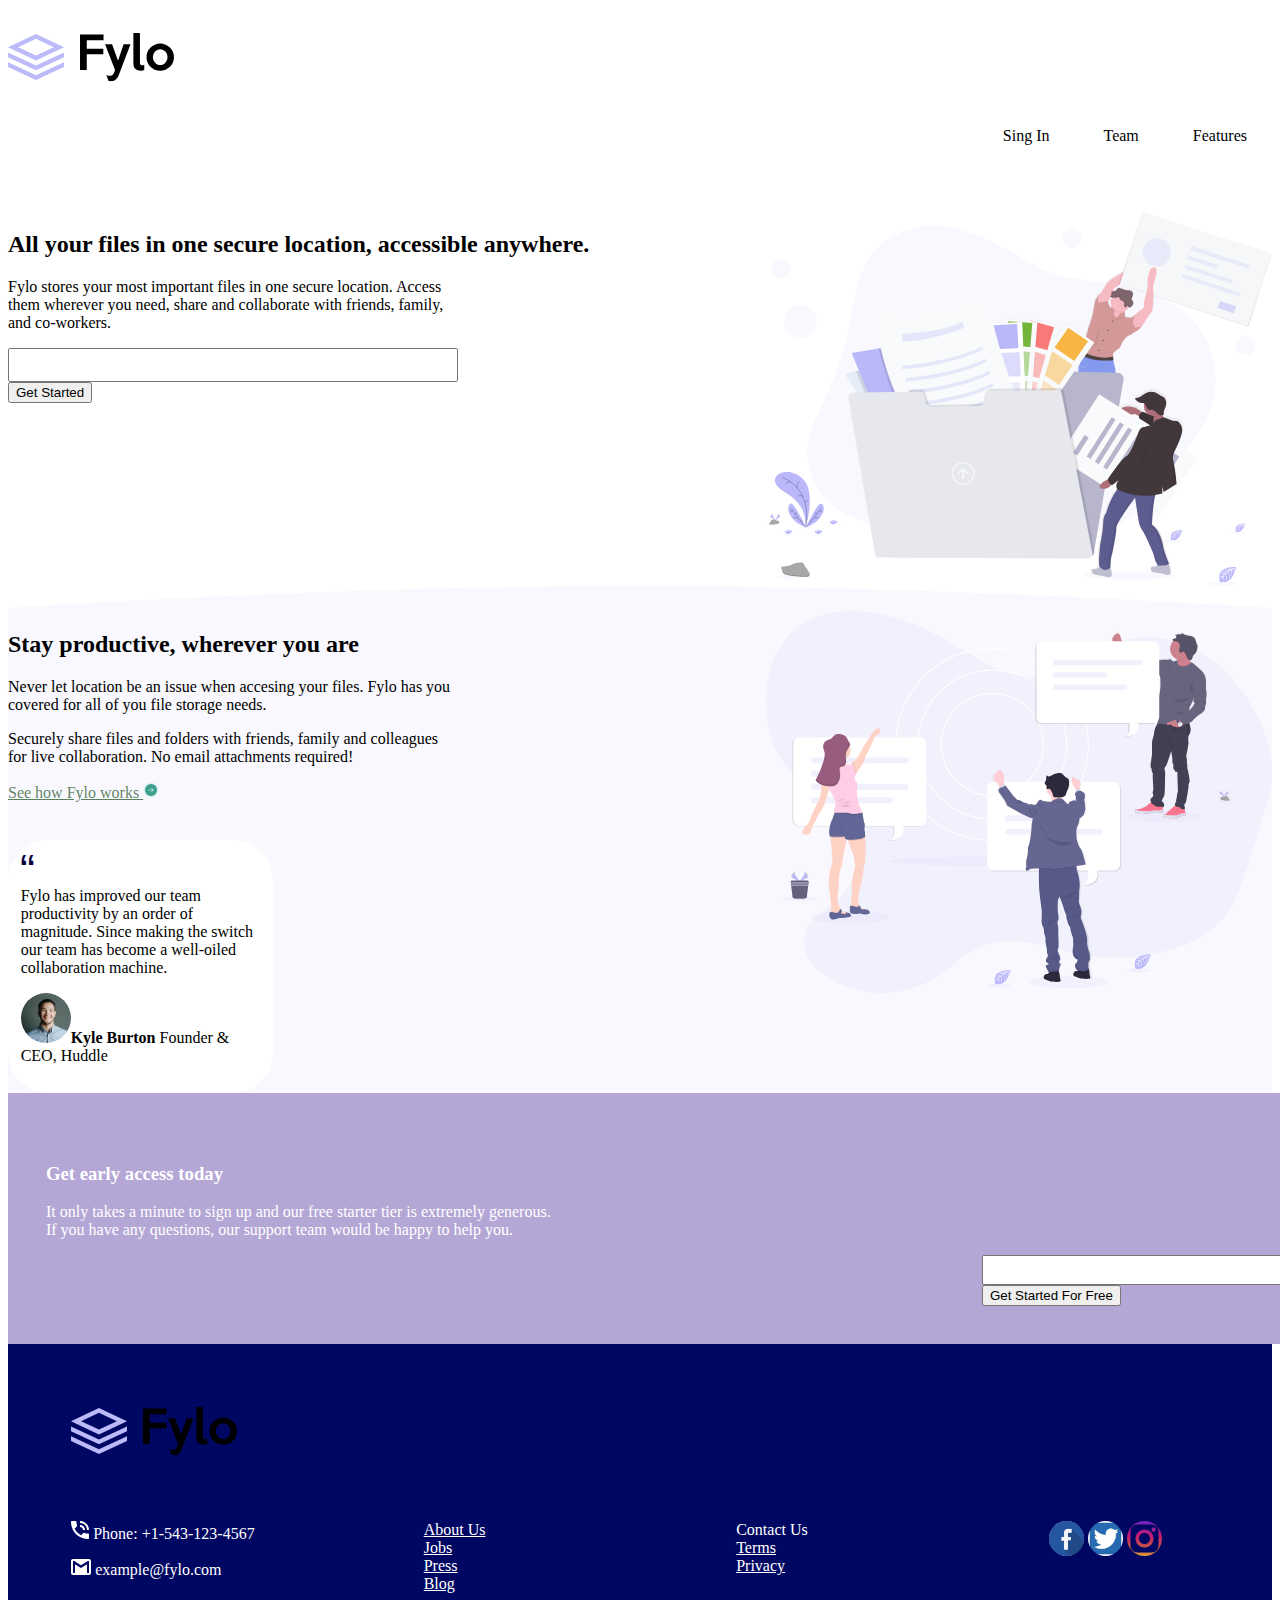
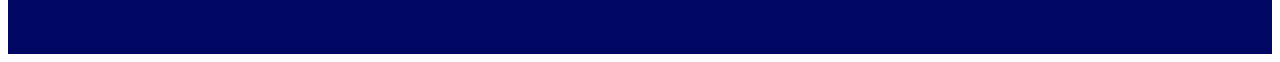
<file: TP Bootstrap- Sanjurjo Alan/index.html>
<!DOCTYPE html>
<html lang="en">
<head>
  <meta charset="UTF-8">
  <meta name="viewport" content="width=device-width, initial-scale=1.0"> <!-- displays site properly based on user's device -->

  <link rel="icon" type="image/png" sizes="32x32" href="./images/favicon-32x32.png">
  
  <title>TP bootstrap</title>

  <meta name="viewport" content="width=device-width, user-scalable=no">

  <link rel="stylesheet" href="style.css">

  <link href="https://cdn.jsdelivr.net/npm/bootstrap@5.1.3/dist/css/bootstrap.min.css" rel="stylesheet" integrity="sha384-1BmE4kWBq78iYhFldvKuhfTAU6auU8tT94WrHftjDbrCEXSU1oBoqyl2QvZ6jIW3" crossorigin="anonymous">

  <!-- Feel free to remove these styles or customise in your own stylesheet 👍 -->

</head>
<body>

  <script src="https://cdn.jsdelivr.net/npm/bootstrap@5.1.3/dist/js/bootstrap.bundle.min.js" integrity="sha384-ka7Sk0Gln4gmtz2MlQnikT1wXgYsOg+OMhuP+IlRH9sENBO0LRn5q+8nbTov4+1p" crossorigin="anonymous"></script>
  
  <div class="container-fluid">
    <header>
      <div>
        <img id="imgtitulo" src="./images/logo.svg">
      </div>
      <div id="lista">
        <ul>
          <li>Sing In</li>
          <li>Team</li>
          <li>Features</li>
        </ul>
      </div>
    </header>

    <div id="cuerpo">
      <div id="parte1">
        <img id="imgcont" src="./images/illustration-1.svg">
        <h2>All your files in one secure location, accessible anywhere.</h2>
        <p class="parrafo">
          Fylo stores your most important files in one secure location.
          Access them wherever you need, share and collaborate with friends, 
          family, and co-workers.
        </p>
        <form id="form1">
          <input type="email" name="email" id="email" required>
          <button type="button" class="btn btn-primary">Get Started</button>
        </form>
        
      </div>

      
      <div id="parte2">
        <img id="imgcont" src="./images/illustration-2.svg">
        <h2>Stay productive, wherever you are</h2>
        <p class="parrafo">
          Never let location be an issue when accesing your files. Fylo has you 
          covered for all of you file storage needs.
        </p>
        <p class="parrafo">
          Securely share files and folders with friends, family and colleagues for 
          live collaboration. No email attachments required!
        </p>
        <a href="">See how Fylo works <img src="./images/icon-arrow.svg"></a>
        
        <div id="comentario">
          <img src="./images/icon-quotes.svg" >
          <p>
            Fylo has improved our team productivity by an order of magnitude. Since 
            making the switch our team has become a well-oiled collaboration machine.
          </p>
          <p>
            
            <p><img src="./images/avatar.jpg" id="fotoperfil"><b>Kyle Burton</b> Founder & CEO, Huddle</p>
          </p>
        </div>

      </div>

      <div id="informacion">
        <p class="parrafo">
          <h3>Get early access today</h3>
          It only takes a minute to sign up and our free starter tier is extremely generous. <br> 
          If you have any questions, our support team would be happy to help you.
        </p>
        <form id="form">
          <input id="email" type="email" name="email">
          <button type="button" class="btn btn-primary">Get Started For Free</button>
        </form>
      </div>

      <footer id="pie">
        <img id="logog" src="./images/logo.svg">
        <div class="grupopie">
          <div>
            <p> <img src="./images/icon-phone.svg"> Phone: +1-543-123-4567</p>
            <p> <img src="./images/icon-email.svg"> example@fylo.com</p>
          </div>    
          <ul class="datos">
            <li><a href="">About Us</a></li>
            <li><a href="">Jobs</a></li>
            <li><a href="">Press</a></li>
            <li><a href="">Blog</a></li>
          </ul>
          <ul class="datos">
            <li>Contact Us</li>
            <li><a href="">Terms</a></li>
            <li><a href="">Privacy</a></li>
          </ul>
          <ul class="datos">
            <li class="prueba"><a target="_blank" href=""> <img class="imglogo" src="./images/logoFacebook.png"></a></li>
            <li class="prueba"><a target="_blank" href=""> <img class="imglogo" src="./images/logotwitter.png"></a></li>
            <li class="prueba"><a target="_blank" href=""> <img class="imglogo" src="./images/logoinstagram.png"></a></li>
          </ul>
        </div>
      </footer>
    </div>
    <!--
    <footer>
      <p class="attribution">
        Challenge by <a href="https://www.frontendmentor.io?ref=challenge" target="_blank">Frontend Mentor</a>. 
        Coded by <a href="#">Your Name Here</a>.
      </p>
    </footer>-->
  </div>
</body>
</html>
</file>
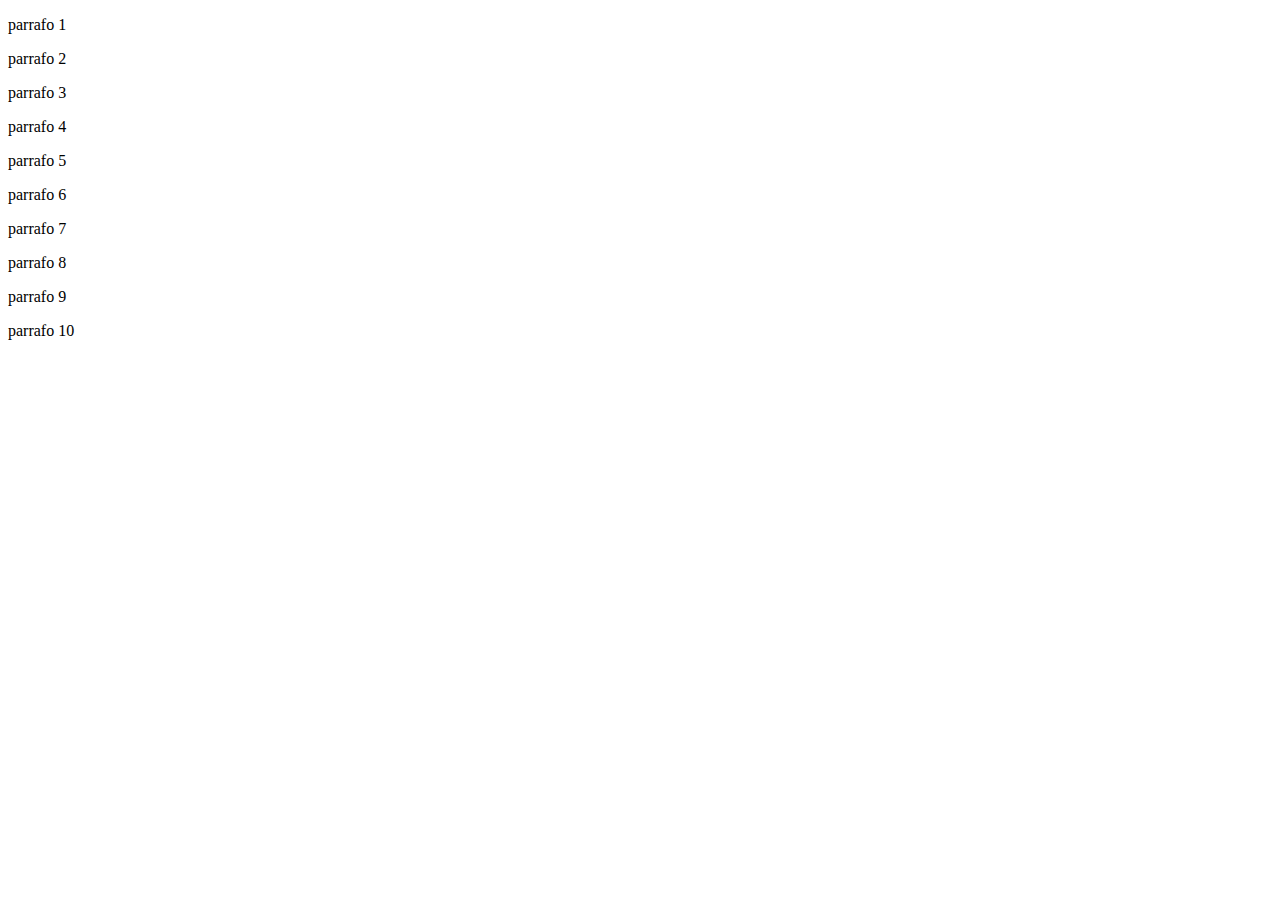
<file: TP JavaScrip/Funciones/index.html>
<!DOCTYPE html>
<html lang="en">
<head>
    <meta charset="UTF-8">
    <meta http-equiv="X-UA-Compatible" content="IE=edge">
    <meta name="viewport" content="width=device-width, initial-scale=1.0">
    <title>Document</title>
    <script type="text/javascript" src="app.js"></script>
</head>
<body >
    <div>
        <p class="parrafo">parrafo 1</p>
        <p class="parrafo">parrafo 2</p>
        <p class="parrafo">parrafo 3</p>
        <p class="parrafo">parrafo 4</p>
        <p class="parrafo">parrafo 5</p>
        <p class="parrafo">parrafo 6</p>
        <p class="parrafo">parrafo 7</p>
        <p class="parrafo">parrafo 8</p>
        <p class="parrafo">parrafo 9</p>
        <p class="parrafo">parrafo 10</p>
    </div>
</body>
</html>
</file>
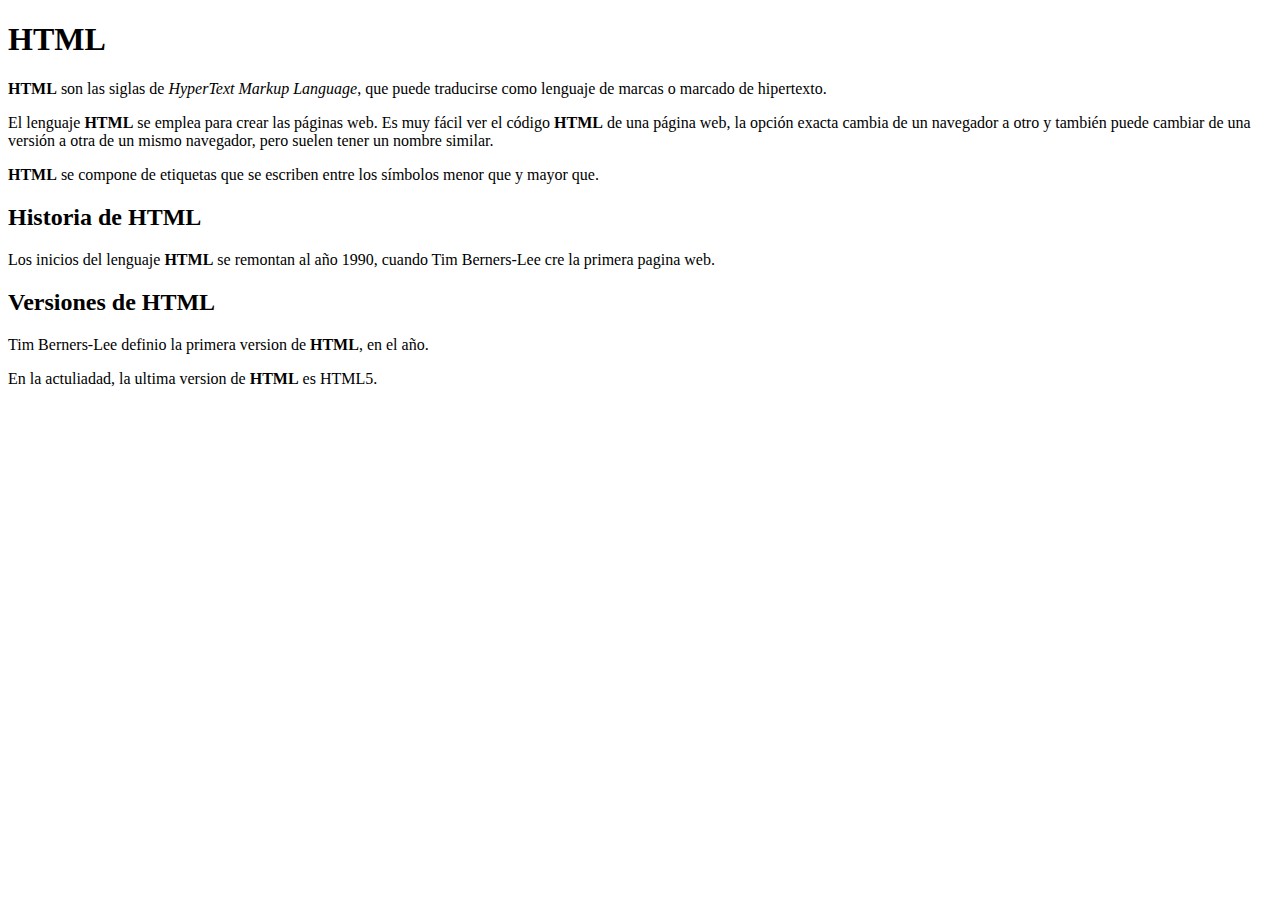
<file: TPN1-Sanjurjo Alan/EJ1.html>
<!DOCTYPE html>
<html lang="en">
<head>
    <meta charset="UTF-8">
    <meta http-equiv="X-UA-Compatible" content="IE=edge">
    <meta name="viewport" content="width=device-width, initial-scale=1.0">
    <title>Ejercicio 1</title>
</head>
<body>
    <h1>HTML</h1>
    <p>
        <b>HTML</b> son las siglas de <em>HyperText Markup 
        Language</em>, que puede traducirse como lenguaje de marcas o marcado 
        de hipertexto.
    </p>

    <p>
        El lenguaje <b>HTML</b> se emplea para crear las páginas web. Es muy fácil 
        ver el código <b>HTML</b> de una página web, la opción exacta cambia de un 
        navegador a otro y también puede cambiar de una versión a otra de un 
        mismo navegador, pero suelen tener un nombre similar.
    </p>

    <p>
        <b>HTML</b> se compone de etiquetas que se escriben entre los símbolos 
        menor que y mayor que.
    </p>
    
    <h2>Historia de HTML</h2>
    <p>
        Los inicios del lenguaje <b>HTML</b> se remontan al año 1990, cuando Tim Berners-Lee cre la primera pagina web.
    </p>

    <h2>Versiones de HTML</h2>
    <p>
        Tim Berners-Lee definio la primera version de <b>HTML</b>, en el año.
    </p>

    <p>
        En la actuliadad, la ultima version de <b>HTML</b> es HTML5.
    </p>
</body>
</html>
</file>
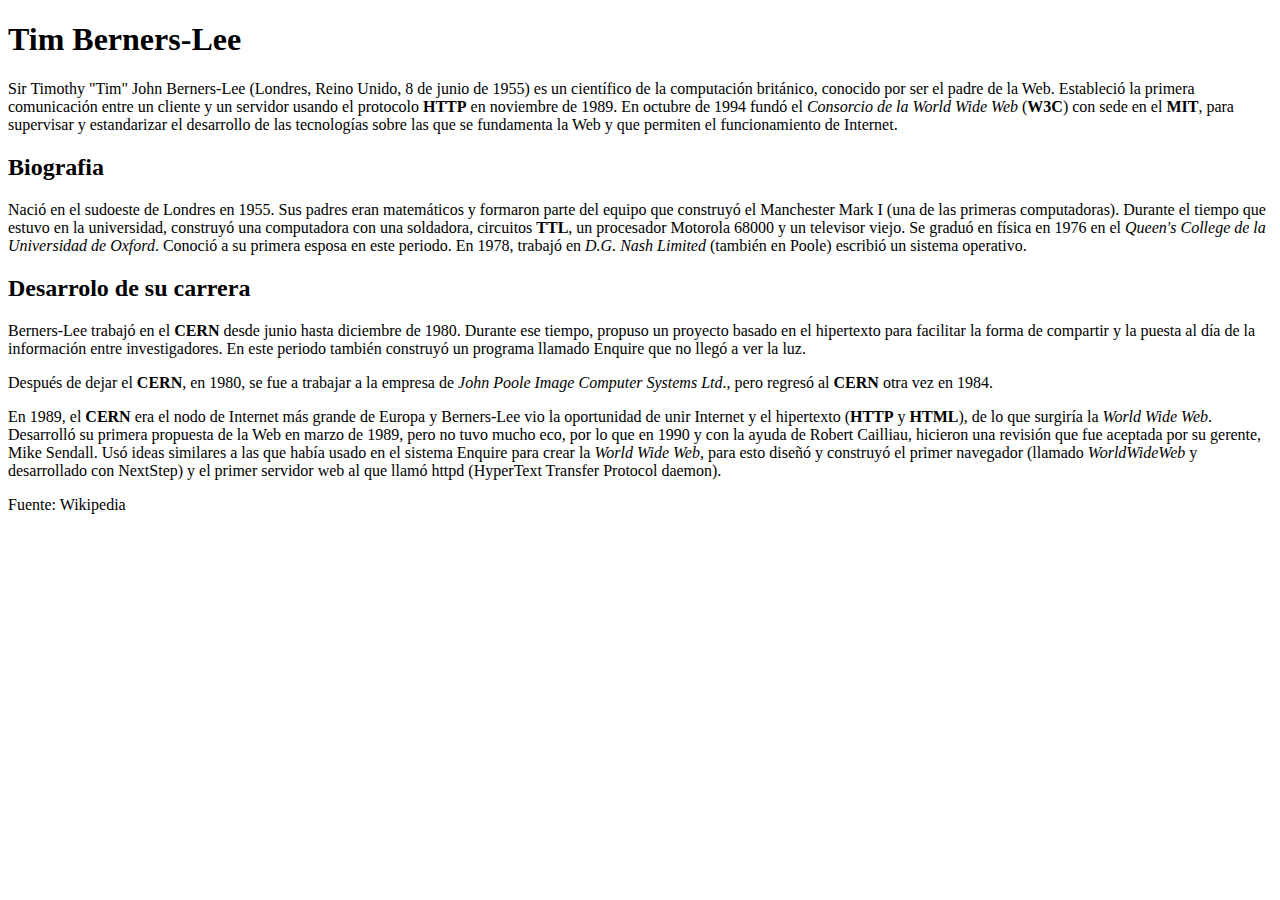
<file: TPN1-Sanjurjo Alan/EJ2.html>
<!DOCTYPE html>
<html lang="en">
<head>
    <meta charset="UTF-8">
    <meta http-equiv="X-UA-Compatible" content="IE=edge">
    <meta name="viewport" content="width=device-width, initial-scale=1.0">
    <title>Tim Berners Lee</title>
</head>
<body>
    <h1>Tim Berners-Lee</h1>
    <p>
        Sir Timothy "Tim" John Berners-Lee (Londres, Reino Unido, 8 de junio 
        de 1955) es un científico de la computación británico, conocido por 
        ser el padre de la Web. Estableció la primera comunicación entre un 
        cliente y un servidor usando el protocolo <b>HTTP</b> en noviembre de 1989. 
        En octubre de 1994 fundó el <em>Consorcio de la World Wide Web</em> (<b>W3C</b>) con 
        sede en el <b>MIT</b>, para supervisar y estandarizar el desarrollo de las 
        tecnologías sobre las que se fundamenta la Web y que permiten el 
        funcionamiento de Internet.
    </p>

    <h2>Biografia</h2>
    <p>
        Nació en el sudoeste de Londres en 1955. Sus padres eran matemáticos y 
        formaron parte del equipo que construyó el Manchester Mark I (una de 
        las primeras computadoras). Durante el tiempo que estuvo en la 
        universidad, construyó una computadora con una soldadora, circuitos 
        <b>TTL</b>, un procesador Motorola 68000 y un televisor viejo. Se graduó en 
        física en 1976 en el <em>Queen's College de la Universidad de Oxford</em>. 
        Conoció a su primera esposa en este periodo. En 1978, trabajó en <em>D.G. 
        Nash Limited</em> (también en Poole) escribió un sistema operativo.
    </p>
    <h2>Desarrolo de su carrera</h2>
    <p>
        Berners-Lee trabajó en el <b>CERN</b> desde junio hasta diciembre de 1980. 
        Durante ese tiempo, propuso un proyecto basado en el hipertexto para 
        facilitar la forma de compartir y la puesta al día de la información 
        entre investigadores. En este periodo también construyó un programa 
        llamado Enquire que no llegó a ver la luz.
    </p>

    <p>
        Después de dejar el <b>CERN</b>, en 1980, se fue a trabajar a la empresa de 
        <em>John Poole Image Computer Systems Ltd</em>., pero regresó al <b>CERN</b> otra vez 
        en 1984.
    </p>

    <p>
        En 1989, el <b>CERN</b> era el nodo de Internet más grande de Europa y 
        Berners-Lee vio la oportunidad de unir Internet y el hipertexto (<b>HTTP</b> 
        y <b>HTML</b>), de lo que surgiría la <em>World Wide Web</em>. Desarrolló su primera 
        propuesta de la Web en marzo de 1989, pero no tuvo mucho eco, por lo 
        que en 1990 y con la ayuda de Robert Cailliau, hicieron una revisión 
        que fue aceptada por su gerente, Mike Sendall. Usó ideas similares a 
        las que había usado en el sistema Enquire para crear la <em>World Wide 
        Web</em>, para esto diseñó y construyó el primer navegador (llamado 
        <em>WorldWideWeb</em> y desarrollado con NextStep) y el primer servidor web al 
        que llamó httpd (HyperText Transfer Protocol daemon).
    </p>

    <p>
        Fuente: Wikipedia
    </p>
</body>
</html>
</file>
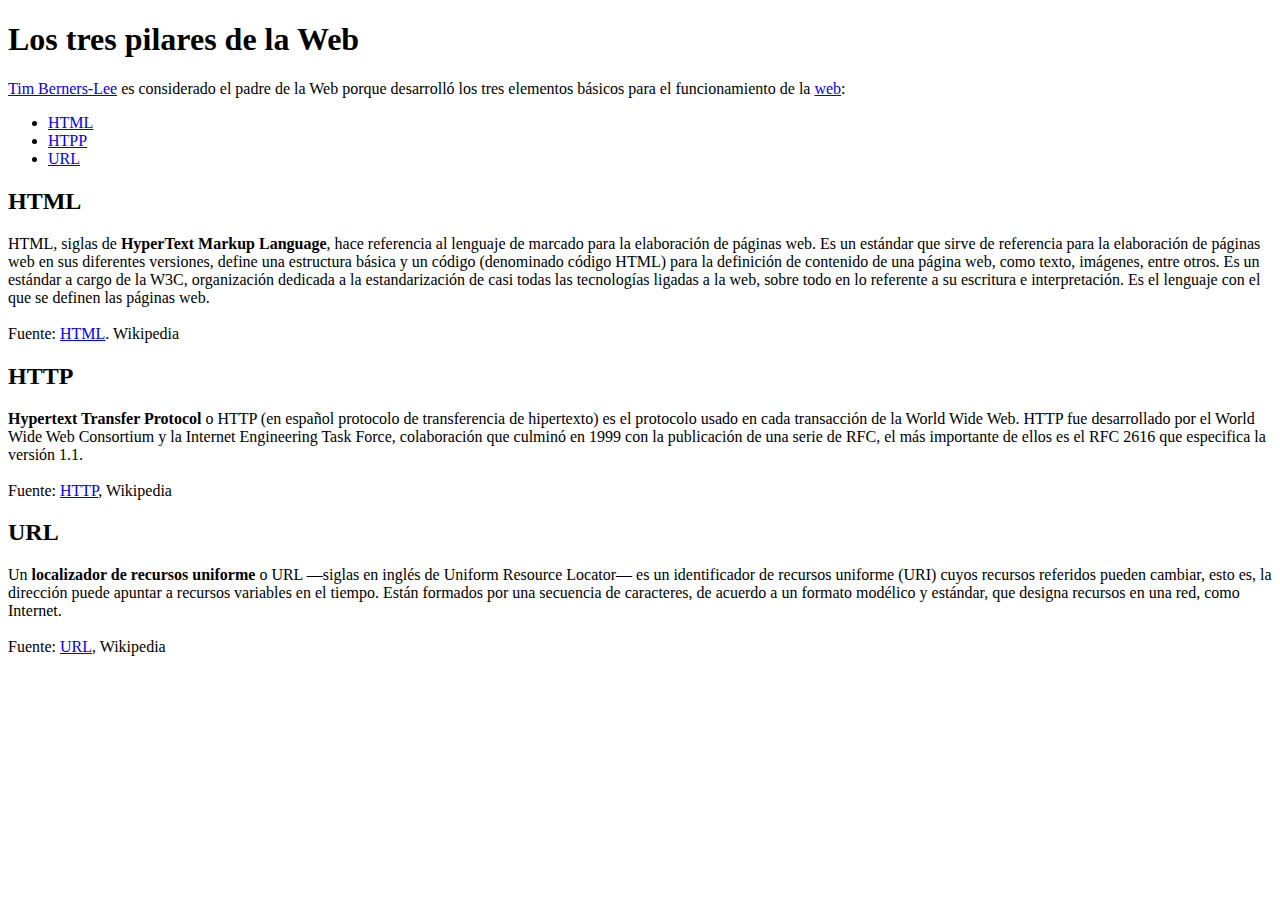
<file: TPN1-Sanjurjo Alan/EJ3.html>
<!DOCTYPE html>
<html lang="en">
<head>
    <meta charset="UTF-8">
    <meta http-equiv="X-UA-Compatible" content="IE=edge">
    <meta name="viewport" content="width=device-width, initial-scale=1.0">
    <title>Los tres pilares de la Web</title>
</head>
<body>
    <h1>Los tres pilares de la Web</h1>
    <p>
        <a href="http://es.wikipedia.org/wiki/Tim_Berners-Lee" target="_blank" title="Informacion">Tim Berners-Lee</a>  es considerado el padre de la Web porque desarrolló 
        los tres elementos básicos para el funcionamiento de la <a href="http://es.wikipedia.org/wiki/World_Wide_Web" target="_blank">web</a>:
    </p>

    <ul>
        <li>
            <a href="#HTML">HTML</a>
        </li>
        <li>
            <a href="#HTPP">HTPP</a>
        </li>
        <li>
            <a href="#URL">URL</a>
        </li>
    </ul>

    <h2 id="HTML">HTML</h2>
    <P>
        HTML, siglas de <b>HyperText Markup Language</b>, hace referencia al lenguaje 
        de marcado para la elaboración de páginas web. Es un estándar que 
        sirve de referencia para la elaboración de páginas web en sus 
        diferentes versiones, define una estructura básica y un código 
        (denominado código HTML) para la definición de contenido de una página 
        web, como texto, imágenes, entre otros. Es un estándar a cargo de la 
        W3C, organización dedicada a la estandarización de casi todas las 
        tecnologías ligadas a la web, sobre todo en lo referente a su 
        escritura e interpretación. Es el lenguaje con el que se definen las 
        páginas web. <br> <br>
        Fuente: <a href="http://es.wikipedia.org/wiki/HTML" target="_blank">HTML</a>. Wikipedia
    </P>

    <h2 id="HTTP">HTTP</h2>
    <p>
        <b>Hypertext Transfer Protocol</b> o HTTP (en español protocolo de 
        transferencia de hipertexto) es el protocolo usado en cada transacción 
        de la World Wide Web. HTTP fue desarrollado por el World Wide Web 
        Consortium y la Internet Engineering Task Force, colaboración que 
        culminó en 1999 con la publicación de una serie de RFC, el más 
        importante de ellos es el RFC 2616 que especifica la versión 1.1. <br> <br>
        Fuente: <a href="http://es.wikipedia.org/wiki/Hypertext_Transfer_Protocol" target="_blank">HTTP</a>, Wikipedia
    </p>

    <h2 id="URL">URL</h2>
    <p>
        Un <b>localizador de recursos uniforme</b> o URL —siglas en inglés de Uniform 
        Resource Locator— es un identificador de recursos uniforme (URI) cuyos 
        recursos referidos pueden cambiar, esto es, la dirección puede apuntar 
        a recursos variables en el tiempo. Están formados por una secuencia de 
        caracteres, de acuerdo a un formato modélico y estándar, que designa 
        recursos en una red, como Internet. <br> <br>
        Fuente: <a href="http://es.wikipedia.org/wiki/Localizador_de_recursos_uniforme" target="_blank">URL</a>, Wikipedia
    </p>
</body>
</html>
</file>
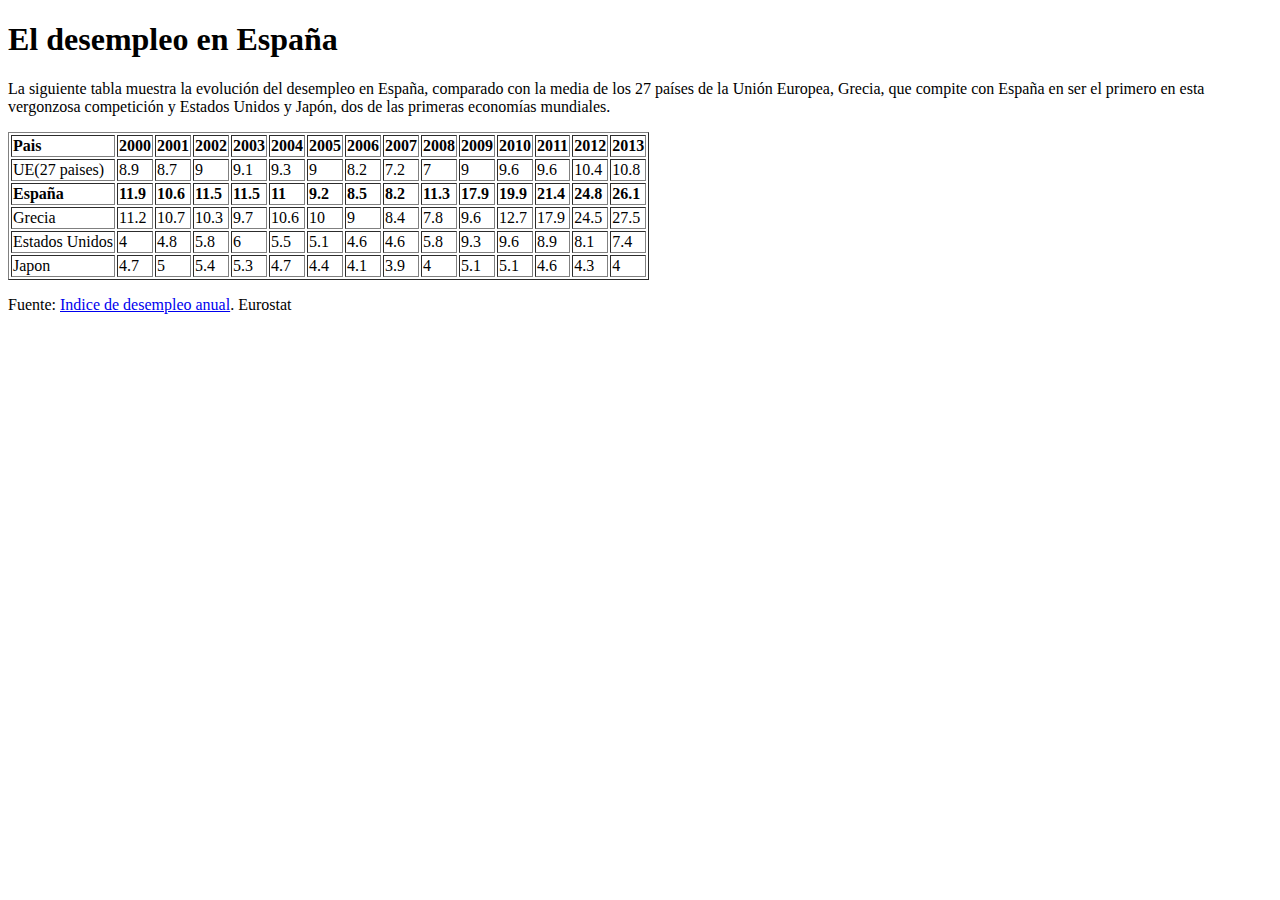
<file: TPN1-Sanjurjo Alan/EJ4.html>
<!DOCTYPE html>
<html lang="en">
<head>
    <meta charset="UTF-8">
    <meta http-equiv="X-UA-Compatible" content="IE=edge">
    <meta name="viewport" content="width=device-width, initial-scale=1.0">
    <title>Desempleo en España</title>
</head>
<body>
    <h1>El desempleo en España</h1>
    <p>
        La siguiente tabla muestra la evolución del desempleo en España, 
        comparado con la media de los 27 países de la Unión Europea, Grecia, 
        que compite con España en ser el primero en esta vergonzosa 
        competición y Estados Unidos y Japón, dos de las primeras economías 
        mundiales.
    </p>
    <table border="1px">
        <tr><!-- fila -->
            <td><b>Pais</b></td>
            <td><b>2000</b></td>
            <td><b>2001</b></td>
            <td><b>2002</b></td>
            <td><b>2003</b></td>
            <td><b>2004</b></td>
            <td><b>2005</b></td>
            <td><b>2006</b></td>
            <td><b>2007</b></td>
            <td><b>2008</b></td>
            <td><b>2009</b></td>
            <td><b>2010</b></td>
            <td><b>2011</b></td>
            <td><b>2012</b></td>
            <td><b>2013</b></td>
        </tr>
        <tr>
            <td>UE(27 paises)</td>
            <td>8.9</td>
            <td>8.7</td>
            <td>9</td>
            <td>9.1</td>
            <td>9.3</td>
            <td>9</td>
            <td>8.2</td>
            <td>7.2</td>
            <td>7</td>
            <td>9</td>
            <td>9.6</td>
            <td>9.6</td>
            <td>10.4</td>
            <td>10.8</td>
        </tr>
        <tr>
            <td><b>España</b></td>
            <td><b>11.9</b></td>
            <td><b>10.6</b></td>
            <td><b>11.5</b></td>
            <td><b>11.5</b></td>
            <td><b>11</b></td>
            <td><b>9.2</b></td>
            <td><b>8.5</b></td>
            <td><b>8.2</b></td>
            <td><b>11.3</b></td>
            <td><b>17.9</b></td>
            <td><b>19.9</b></td>
            <td><b>21.4</b></td>
            <td><b>24.8</b></td>
            <td><b>26.1</b></td>
        </tr>
        <tr>
            <td>Grecia</td>
            <td>11.2</td>
            <td>10.7</td>
            <td>10.3</td>
            <td>9.7</td>
            <td>10.6</td>
            <td>10</td>
            <td>9</td>
            <td>8.4</td>
            <td>7.8</td>
            <td>9.6</td>
            <td>12.7</td>
            <td>17.9</td>
            <td>24.5</td>
            <td>27.5</td>
        </tr>
        <tr>
            <td>Estados Unidos</td>
            <td>4</td>
            <td>4.8</td>
            <td>5.8</td>
            <td>6</td>
            <td>5.5</td>
            <td>5.1</td>
            <td>4.6</td>
            <td>4.6</td>
            <td>5.8</td>
            <td>9.3</td>
            <td>9.6</td>
            <td>8.9</td>
            <td>8.1</td>
            <td>7.4</td>
        </tr>
        <tr>
            <td>Japon</td>
            <td>4.7</td>
            <td>5</td>
            <td>5.4</td>
            <td>5.3</td>
            <td>4.7</td>
            <td>4.4</td>
            <td>4.1</td>
            <td>3.9</td>
            <td>4</td>
            <td>5.1</td>
            <td>5.1</td>
            <td>4.6</td>
            <td>4.3</td>
            <td>4</td>
        </tr>
    </table>
    <p>
        Fuente: <a href="http://epp.eurostat.ec.europa.eu/tgm/table.do?tab=table&init=1&language=e
        n&pcode=tsdec450&plugin=1" target="_blank">Indice de desempleo anual</a>. Eurostat
    </p>
</body>
</html>
</file>
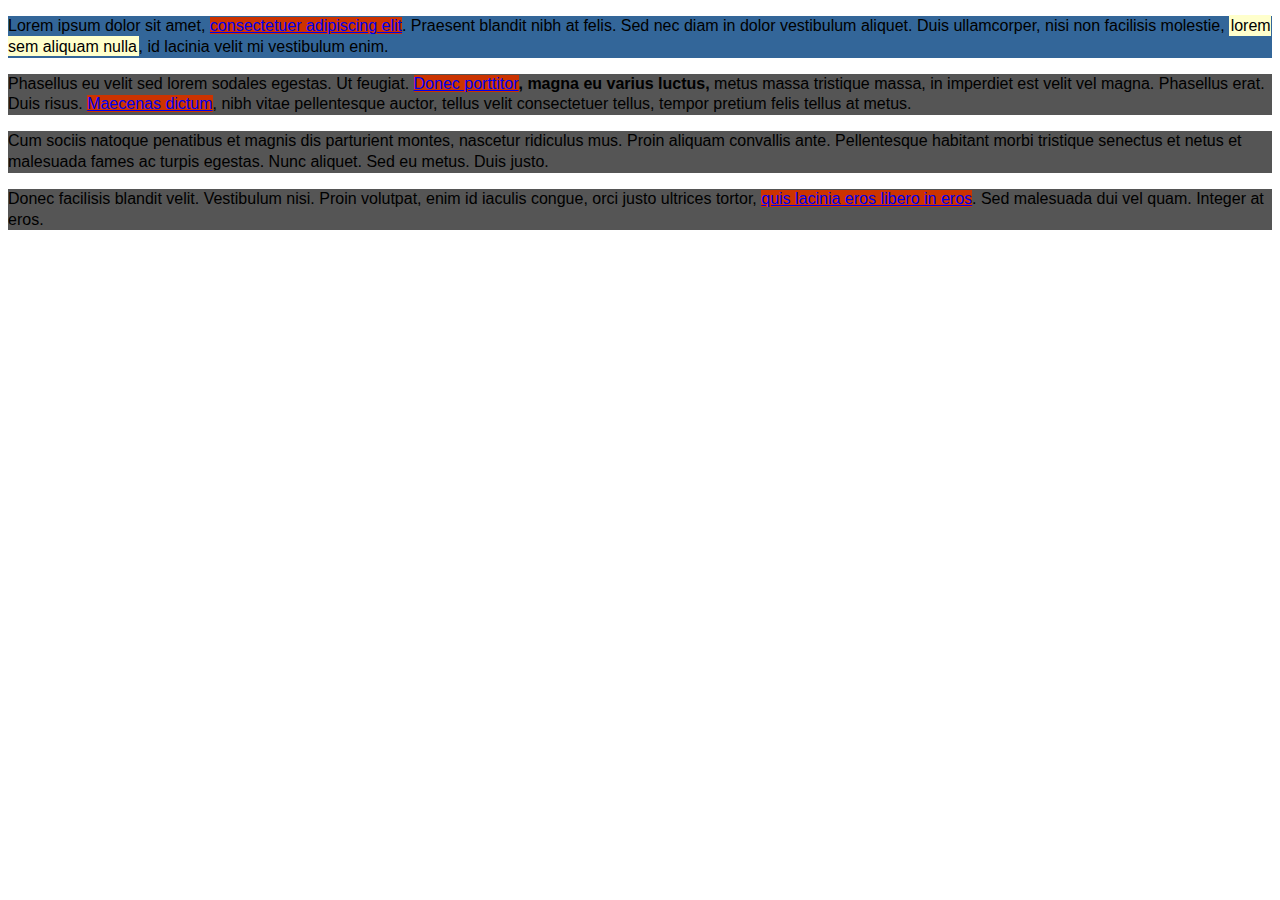
<file: TPN°2/TPN°2-EJ1.html>
<!DOCTYPE html PUBLIC "-//W3C//DTD XHTML 1.0 Transitional//EN" "http://www.w3.org/TR/xhtml1/DTD/xhtml1-transitional.dtd">
<html>
    <head> 
        <meta http-equiv="Content-Type" content="text/html; charset=iso-8859-1" />
        <title>Ejercicio 1 de selectores</title>
        <link rel="stylesheet" href="styleEJ1.css">
        <style type="text/css">
        /* Todos los elementos de la pagina */
        { font: 1em/1.3 Arial, Helvetica, sans-serif; }
        /* Todos los parrafos de la pagina */
        { color: #555; }
        /* Todos los párrafos contenidos en #primero */
        { color: #336699; }
        /* Todos los enlaces la pagina */
        { color: #CC3300; }
        /* Los elementos "em" contenidos en #primero */
        { background: #FFFFCC; padding: .1em; }
        /* Todos los elementos "em" de clase "especial" en toda la pagina */
        { background: #FFCC99; border: 1px solid #FF9900; padding: .1em; }
        /* Elementos "span" contenidos en .normal */
        { font-weight: bold; }
        </style>
    </head>
    <body>
        <div id="primero">
            <p>Lorem ipsum dolor sit amet, <a href="#">consectetuer adipiscing elit</a>. 
            Praesent blandit nibh at felis. Sed nec diam in dolor vestibulum aliquet. Duis 
            ullamcorper, nisi non facilisis molestie, <em>lorem sem aliquam nulla</em>, id 
            lacinia velit mi vestibulum enim.</p>
        </div>

        <div class="normal">
            <p>Phasellus eu velit sed lorem sodales egestas. Ut feugiat. <span><a 
            href="#">Donec porttitor</a>, magna eu varius luctus,</span> metus massa 
            tristique massa, in imperdiet est velit vel magna. Phasellus erat. Duis risus. 
            <a href="#">Maecenas dictum</a>, nibh vitae pellentesque auctor, tellus velit 
            consectetuer tellus, tempor pretium felis tellus at metus.</p>

            <p>Cum sociis natoque <em class="especial">penatibus et magnis</em> dis 
            parturient montes, nascetur ridiculus mus. Proin aliquam convallis ante. 
            Pellentesque habitant morbi tristique senectus et netus et malesuada fames ac 
            turpis egestas. Nunc aliquet. Sed eu metus. Duis justo.</p>
            
            <p>Donec facilisis blandit velit. Vestibulum nisi. Proin volutpat, <em 
            class="especial">enim id iaculis congue</em>, orci justo ultrices tortor, <a 
            href="#">quis lacinia eros libero in eros</a>. Sed malesuada dui vel quam. 
            Integer at eros.</p>
        </div>
    </body>
</html>
</file>
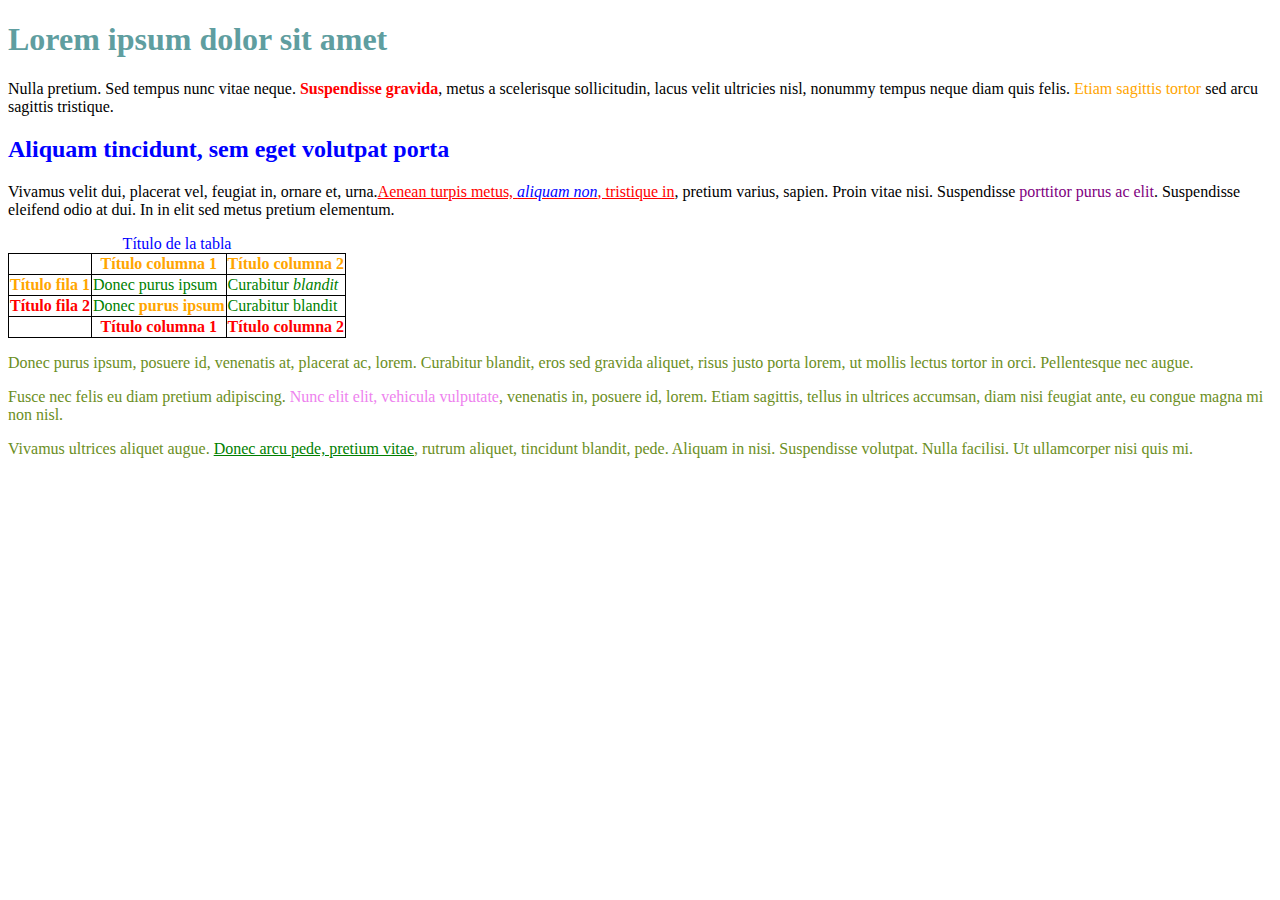
<file: TPN°2/TPN°2-EJ2.html>
<!DOCTYPE html PUBLIC "-//W3C//DTD XHTML 1.0 Transitional//EN" "http://www.w3.org/TR/xhtml1/DTD/xhtml1-transitional.dtd">
<html xmlns="http://www.w3.org/1999/xhtml"> 
    <head> 
        <meta http-equiv="Content-Type" content="text/html; charset=utf-8" /> 
        <title>Ejercicio de selectores</title>
        <link rel="stylesheet" href="styleEJ2.css">
    </head> 
    <body> 
        <h1 id="titulo">Lorem ipsum dolor sit amet</h1> 
        
        <p>
            Nulla pretium. Sed tempus nunc vitae neque. <strong id="importante">Suspendisse 
            gravida</strong>, metus a scelerisque sollicitudin, lacus velit 
            ultricies nisl, nonummy tempus neque diam quis felis. <span
            class="destacado">Etiam sagittis tortor</span> sed arcu sagittis tristique.
        </p> 

        <h2 id="subtitulo">Aliquam tincidunt, sem eget volutpat porta</h2> 
        
        <p>
            Vivamus velit dui, placerat vel, feugiat in, ornare et, urna.<a id="enlace" href="#">Aenean turpis metus, <em>aliquam non</em>, tristique in</a>, pretium 
            varius, sapien. Proin vitae nisi. Suspendisse <span id="resaltado">porttitor purus ac elit</span>. Suspendisse eleifend odio at dui. In in elit sed metus 
            pretium elementum.
        </p>

        <table id="tabla" summary="Descripción de la tabla y su contenido"> <caption>Título de la tabla</caption>
            <thead>
                <tr>
                    <th scope="col" class="especial"></th>
                    <th scope="col" class="especial">Título columna 1</th>
                    <th scope="col" class="especial">Título columna 2</th>
                </tr>
            </thead>

            <tbody>
                <tr>
                    <th scope="row" class="especial">Título fila 1</th>
                    <td class="dentro">Donec purus ipsum</td>
                    <td class="dentro">Curabitur <em>blandit</em></td>
                </tr>
                <tr>
                    <th scope="row" class="tablaDentro">Título fila 2</th>
                    <td class="dentro">Donec <strong>purus ipsum</strong></td>
                    <td class="dentro">Curabitur blandit</td>
                </tr> 
            </tbody> 

            <tfoot>
                <tr>
                    <th scope="col"></th>
                    <th scope="col" class="tablaDentro">Título columna 1</th>
                    <th scope="col" class="tablaDentro">Título columna 2</th>
                </tr> 
            </tfoot>
        </table>

        <div id="adicional"> 
            <p>
                Donec purus ipsum, posuere id, venenatis at, <span>placerat ac, 
                lorem</span>. Curabitur blandit, eros sed gravida aliquet, risus justo 
                porta lorem, ut mollis lectus tortor in orci. Pellentesque nec augue.
            </p>
            
            <p>
                Fusce nec felis eu diam pretium adipiscing. <span id="especial">Nunc elit 
                elit, vehicula vulputate</span>, venenatis in, 
                posuere id, lorem. Etiam sagittis, tellus in ultrices accumsan, diam nisi 
                feugiat ante, eu congue magna mi non nisl.
            </p>
            <p>
                Vivamus ultrices aliquet augue. <a href="#">Donec arcu pede, pretium vitae</a>, 
                rutrum aliquet, tincidunt blandit, pede. Aliquam in nisi. Suspendisse volutpat. Nulla facilisi. Ut ullamcorper nisi quis mi.
            </p>
        </div> 
    </body>
</html>
</file>
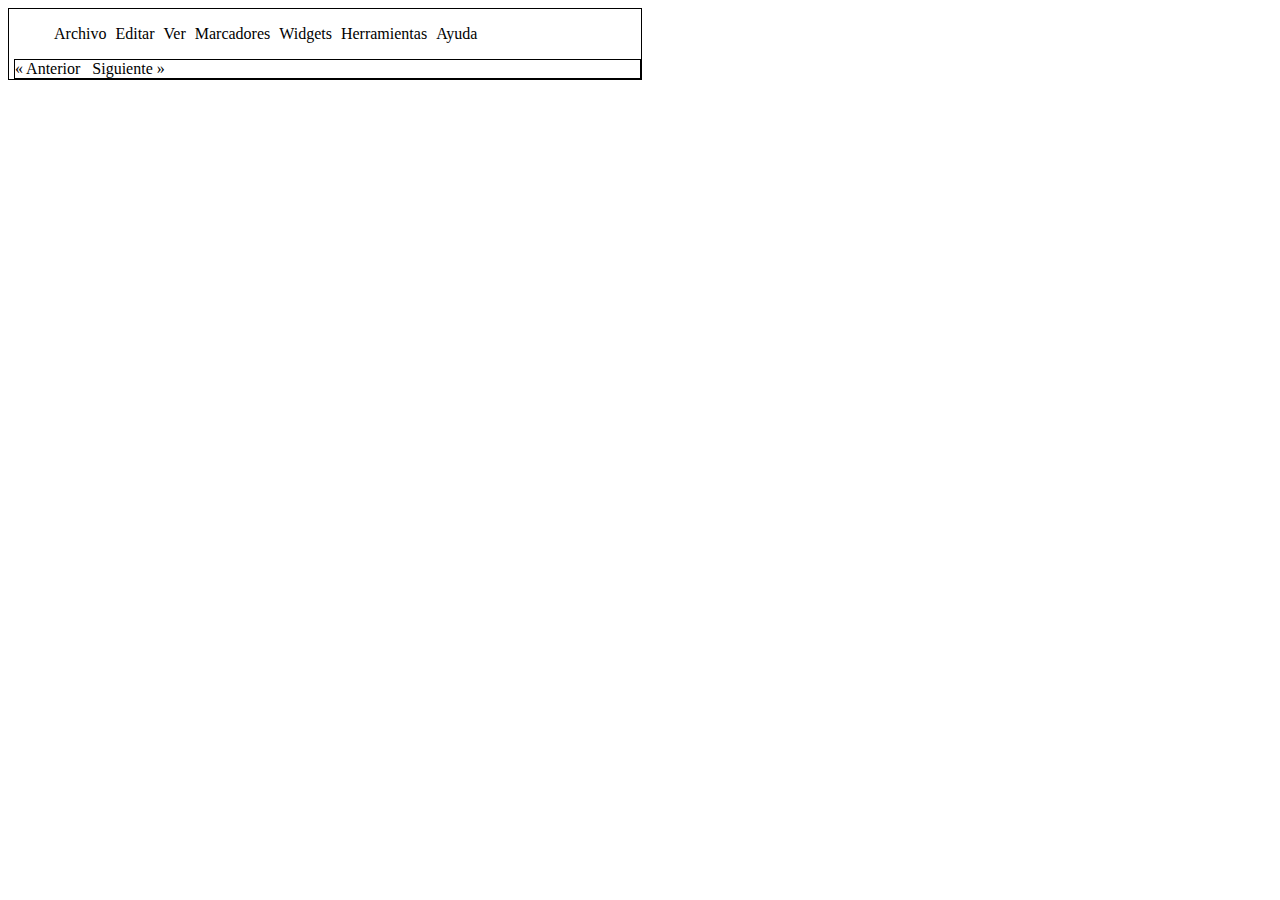
<file: TPN°2/TPN°2-EJ6.html>
<!DOCTYPE html PUBLIC "-//W3C//DTD XHTML 1.0 Transitional//EN" 
"http://www.w3.org/TR/xhtml1/DTD/xhtml1-transitional.dtd">
<html xmlns="http://www.w3.org/1999/xhtml"> 
<head>
    <meta http-equiv="Content-Type" content="text/html; charset=iso-8859-1" />
    <title>Ejercicio posicionamiento float</title>
    <style type="text/css"></style>
    <link rel="stylesheet" href="styleEJ6.css">
</head> 
<body>
    <div id="cuerpo">
        <header id="cabeza">
            <ul>
                <li>Archivo</li>
                <li>Editar</li>
                <li>Ver</li>
                <li>Marcadores</li>
                <li>Widgets</li>
                <li>Herramientas</li>
                <li>Ayuda</li>
            </ul>
        </header>
        <div id="dentro">
            <div>
                <div id="antSig">
                    &laquo; Anterior &nbsp; Siguiente &raquo;
                </div>
            </div>
        </div>
        
    </div>
</body> 
</html>
</file>
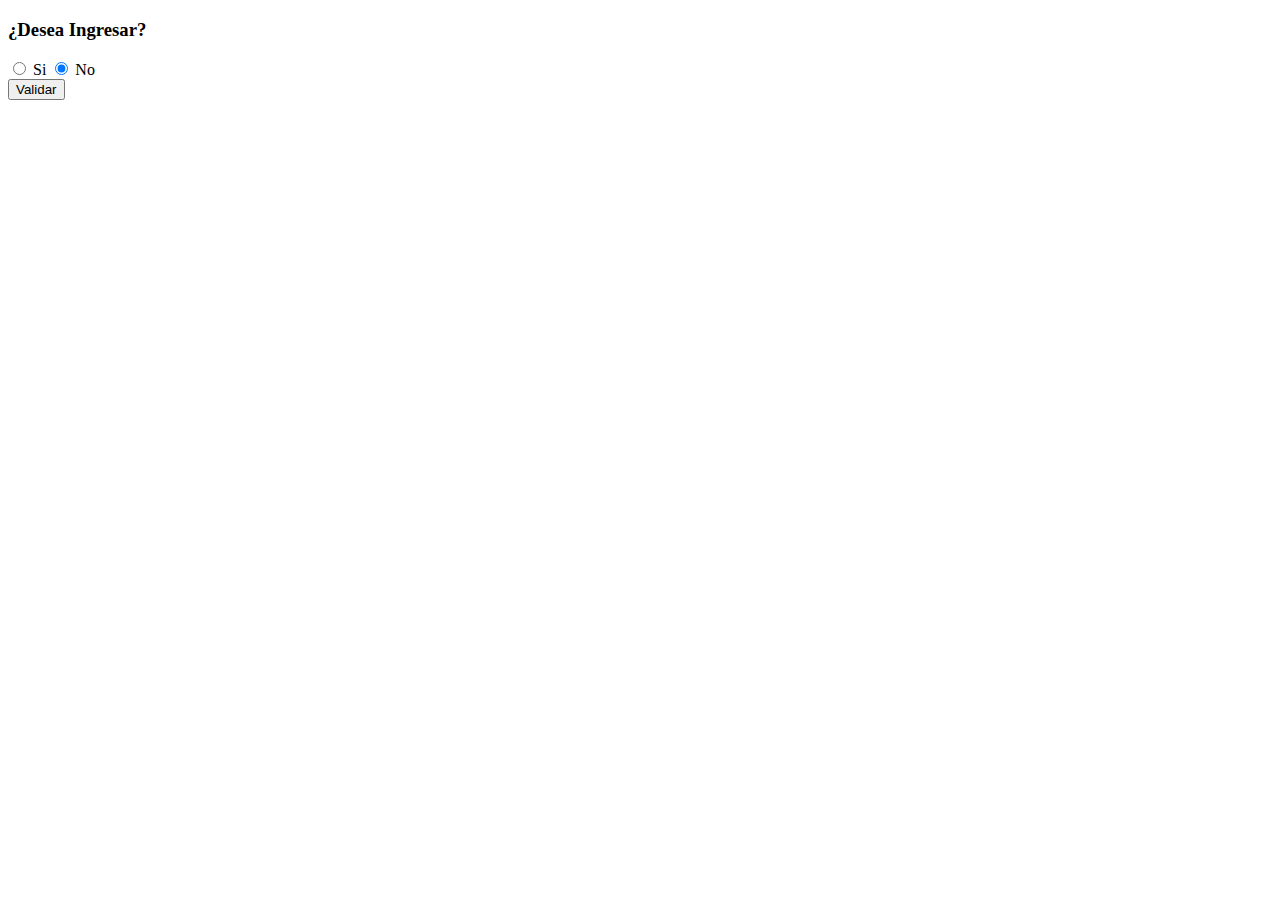
<file: TP JavaScrip/D.O.M/gastos.html>
<!DOCTYPE html>
<html lang="en">
<head>
    <meta charset="UTF-8">
    <meta http-equiv="X-UA-Compatible" content="IE=edge">
    <meta name="viewport" content="width=device-width, initial-scale=1.0">
    <title>Document</title>    
</head>
<body>
    <script type="text/javascript" src="gastos.js"></script>
    <form>
        <div>
            <h3>¿Desea Ingresar?</h3>
            <input type="radio" name="radio" value="Si">
            <label>Si</label>
            <input type="radio" name="radio" value="No" checked>
            <label>No</label>
        </div>
        <button type="button" onclick="valida()">Validar</button>
    </form>
</body>
</html>
</file>
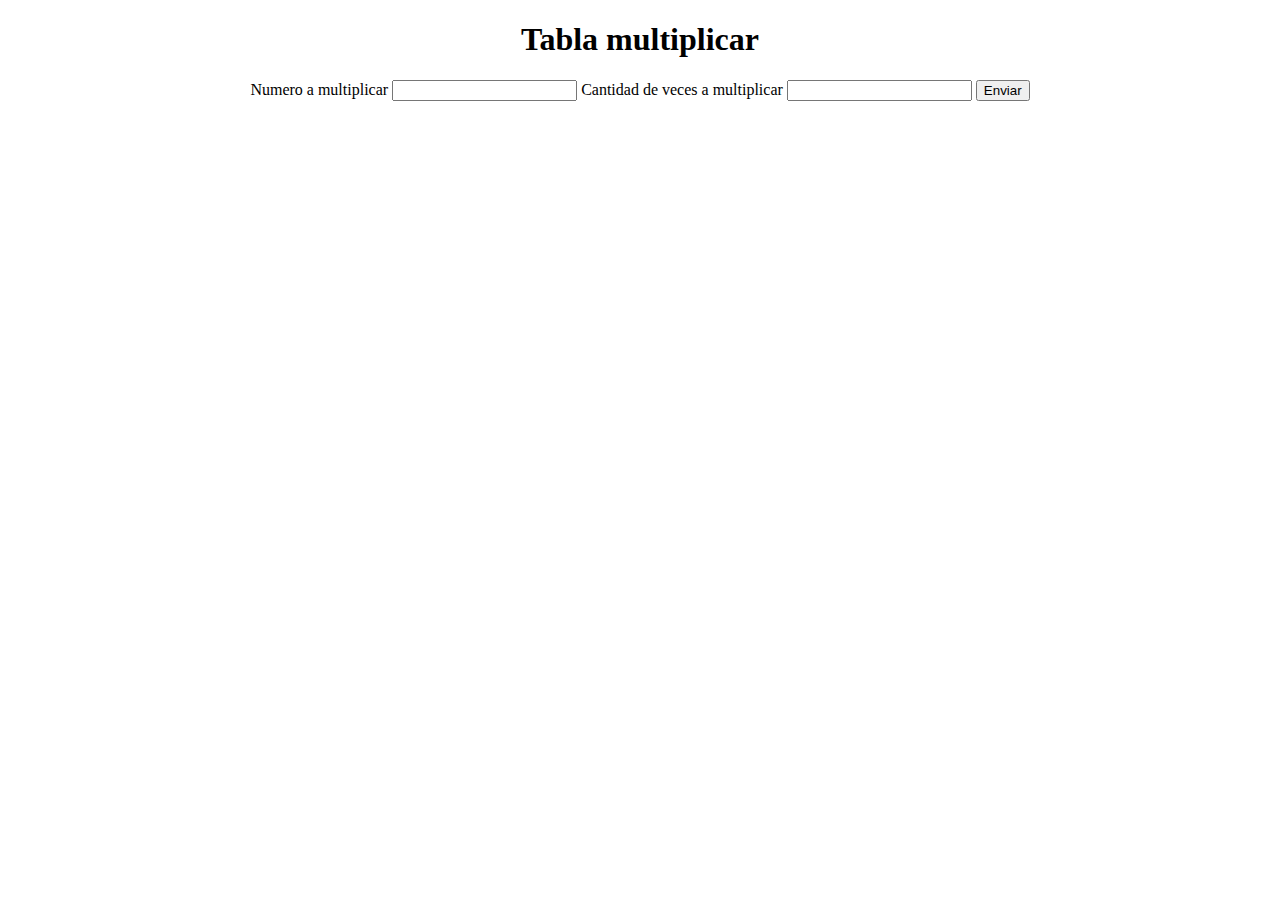
<file: TPN°4/EJ4/form.html>
<!DOCTYPE html>
<html lang="en">
<head>
    <meta charset="UTF-8">
    <meta http-equiv="X-UA-Compatible" content="IE=edge">
    <meta name="viewport" content="width=device-width, initial-scale=1.0">
    <title>Tablas</title>
    <link rel="stylesheet" href="style.css">
</head>
<body>
    <form action="indexEJ4.php" method="post">
        <h1>Tabla multiplicar</h1>
        <label for="">Numero a multiplicar</label>
        <input type="text" name="numMultiplicar" required>
        <label for="">Cantidad de veces a multiplicar</label>
        <input type="text" name="numMaximo" required>
        <input type="submit" value="Enviar">
    </form>

</body>
</html>
</file>
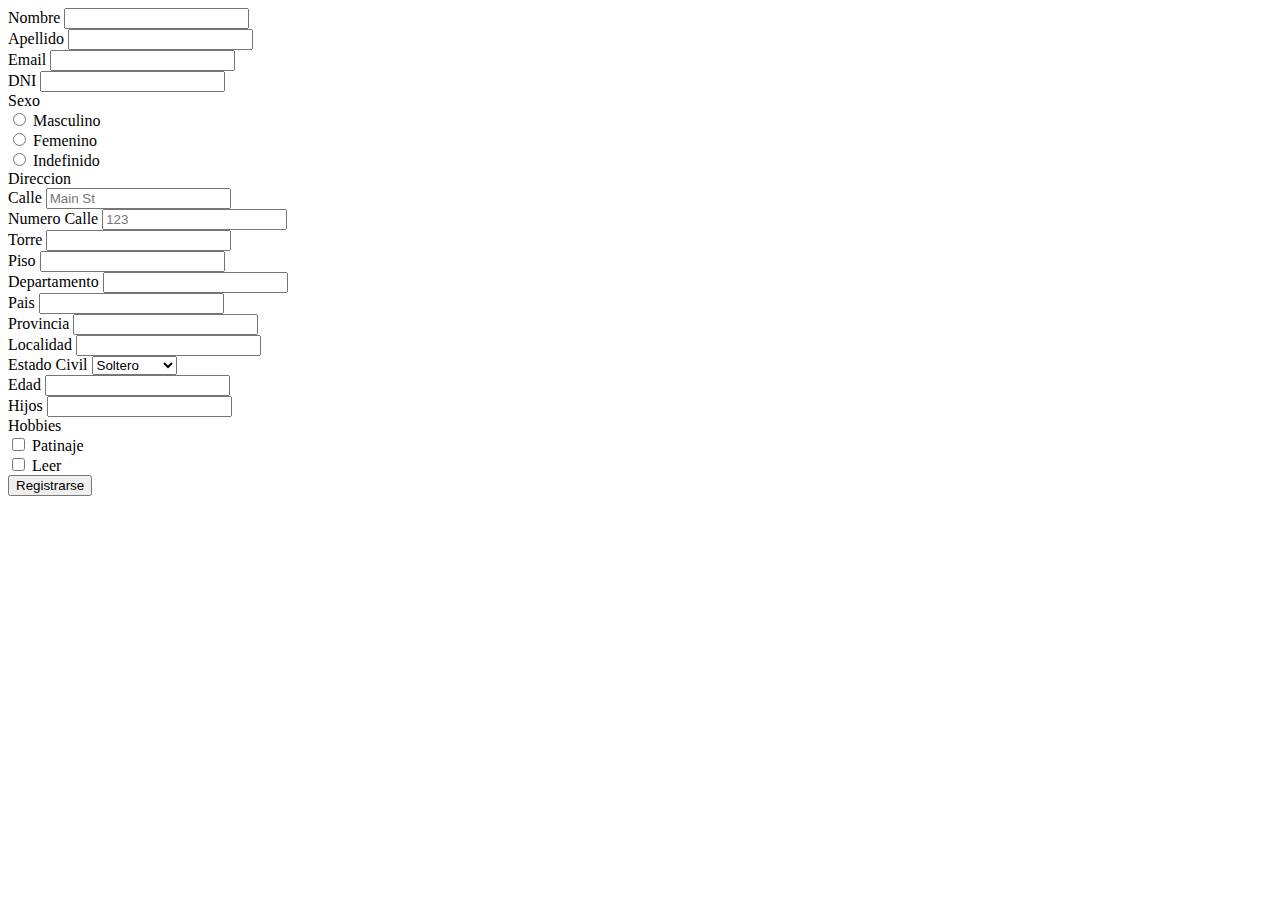
<file: TPN°4/EJ5/formEJ5.html>
<!DOCTYPE html>
<html lang="en">
<head>
    <meta charset="UTF-8">
    <meta http-equiv="X-UA-Compatible" content="IE=edge">
    <meta name="viewport" content="width=device-width, initial-scale=1.0">
    <title>Formulario</title>
    <link href="https://cdn.jsdelivr.net/npm/bootstrap@5.1.3/dist/css/bootstrap.min.css" rel="stylesheet" integrity="sha384-1BmE4kWBq78iYhFldvKuhfTAU6auU8tT94WrHftjDbrCEXSU1oBoqyl2QvZ6jIW3" crossorigin="anonymous">
</head>
<body>
    <script src="https://cdn.jsdelivr.net/npm/bootstrap@5.1.3/dist/js/bootstrap.bundle.min.js" integrity="sha384-ka7Sk0Gln4gmtz2MlQnikT1wXgYsOg+OMhuP+IlRH9sENBO0LRn5q+8nbTov4+1p" crossorigin="anonymous"></script>
    
    <form class="row g-3" action="../EJ6/indexEJ6.php" method="post">
        <div class="row g-3">
            <div class="col">
                <label for="">Nombre</label>
                <input type="text" class="form-control" aria-label="nombre" name="nombre" required>
            </div>
            <div class="col">
                <label for="">Apellido</label>
                <input type="text" class="form-control" aria-label="apellido" name="apellido" required>
            </div>
        </div>

        <div class="row g-3">
            <div class="col">
                <label for="">Email</label>
                <input type="email" class="form-control" id="inputEmail4" name="email" required>
            </div>
            <div class="col">
                <label for="">DNI</label>
                <input type="number" class="form-control" aria-label="dni" name="dni" required>
            </div>
        </div>

        <div  class="row g-6">
            <div class="col">
                <label for="">Sexo</label>
                <div class="form-check">
                    <input class="form-check-input" type="radio" name="sexo[]" value="Maculino" id="flexRadioDefault1" required>
                    <label class="form-check-label" for="flexRadioDefault1">
                        Masculino
                    </label>
                </div>
                <div class="form-check">
                    <input class="form-check-input" type="radio" name="sexo[]" value="Femenino" id="flexRadioDefault1" required>
                    <label class="form-check-label" for="flexRadioDefault1">
                        Femenino
                    </label>
                </div>
                <div class="form-check">
                    <input class="form-check-input" type="radio" name="sexo[]" value="Indefinido" id="flexRadioDefault2" required>
                    <label class="form-check-label" for="flexRadioDefault2">
                        Indefinido
                    </label>
                </div>
            </div>
        </div>

        <div class="row g-6">
            <label for="">Direccion</label>
            <div class="col">
                <div>
                    <label for="calle" class="form-label">Calle</label>
                    <input type="text" class="form-control" id="calle" placeholder="Main St" name="calle" required>
                </div>
            </div>
            <div class="col">
                <div>
                    <label for="numeroCalle" class="form-label">Numero Calle</label>
                    <input type="number" class="form-control" id="numeroCalle" placeholder="123" name="numeroCalle" required>
                </div>
            </div>
            <div class="col">
                <div>
                    <label for="torre" class="form-label">Torre</label>
                    <input type="text" class="form-control" id="torre" name="torre">
                </div>
            </div>
            <div class="col">
                <div>
                    <label for="piso" class="form-label">Piso</label>
                    <input type="number" class="form-control" id="piso" name="piso">
                </div>
            </div>
            <div class="col">
                <div>
                    <label for="departamento" class="form-label">Departamento</label>
                    <input type="text" class="form-control" id="departamento" name="departamento">
                </div>
            </div>
            <div class="col">
                <div>
                    <label for="pais" class="form-label">Pais</label>
                    <input type="text" class="form-control" id="pais" name="pais" required>
                </div>
            </div>
            <div class="col">
                <div>
                    <label for="provincia" class="form-label">Provincia</label>
                    <input type="text" class="form-control" id="provincia" name="provincia" required>
                </div>
            </div>
            <div class="col">
                <div>
                    <label for="localidad" class="form-label">Localidad</label>
                    <input type="text" class="form-control" id="localidad" name="localidad" required>
                </div>
            </div>
        </div>

        <div class="row g-6">
            <div class="col">
                <label for="">Estado Civil</label>
                <select class="form-select form-select-lg mb-3" aria-label=".form-select-lg example" name="civil[]" required>
                    <option value="Soltero :)">Soltero</option>
                    <option value="Casado :!">Casado</option>
                    <option value="Viudo :C">Viudo</option>
                    <option value="Divorciado ;]">Divorciado</option>
                </select>
            </div>
            
            <div class="col">
                <div>
                    <label for="edad" name="edadU" class="form-label">Edad</label>
                    <input type="number" class="form-control" id="edad" name="edad" required>
                </div>
            </div>
            <div class="col">
                <div>
                    <label for="hijos" class="form-label">Hijos</label>
                    <input type="number" class="form-control" id="hijos" name="hijos">
                </div>
            </div>
            <div class="col">
                <label for="">Hobbies</label>
                <div class="form-check">
                    <input class="form-check-input" type="checkbox" value="Patinaje" id="patinaje" name="hobbie[]">
                    <label class="form-check-label" for="patinaje">
                      Patinaje
                    </label>
                </div>
                <div class="form-check">
                    <input class="form-check-input" type="checkbox" value="Leer" id="leer" name="hobbie[]">
                    <label class="form-check-label" for="leer">
                      Leer
                    </label>
                </div>
            </div>
        </div>

        <div class="col-12">
          <button type="submit" name="submit" class="btn btn-primary">Registrarse</button>
        </div>
      </form>
</body>
</html>
</file>
<file: TP Bootstrap- Sanjurjo Alan/style.css>
#imgtitulo{
    padding-top: 2%;
}

#lista{
    float: right;
}

#lista li{
    list-style: none;
    padding: 25px;
    display: inline-block;
}

#imgcont{
    float: right;
    width: 40%;
    padding-top: 0% !important;
}

.parrafo{
    width: 35%;
}

#form1{
    float: left !important;
    width: 35%;
}

#parte1 {
    padding-top: 2%;
    float: left;
    width: 100%;
}

#parte2{
    width: 100%;
    float: left;
    padding-top: 2%;
    background-image: url(./images/bg-curve-desktop.svg);
    background-repeat: no-repeat;
    background-position: bottom;
    background-attachment: local;
    background-size: cover;
}

#parte2 a{
    color: rgba(0, 59, 0, 0.637);
}

#fotoperfil{
    max-width: 50px;
    max-height: 50px;
    border-radius: 40px;
}

#comentario{
    border-radius: 40px;
    background-color: #FFFFFF;
    margin-top: 3%;
    padding: 1%;
    width: 19%;
}

#form{
    float: right !important;
    padding-bottom: 0% !important;
}

#informacion{
    padding: 4% 3% 3% 3%;
    width: 100%;
    color: white;
    clear: both;
    float: left;
    background-color: #b4a7d6;
}

#email{
    padding-top: 3% !important;
    width: 100%;
}

#pie{
    color: white;
    padding-top: 5%;
    padding-left: 5%;
    clear: both;
    background-color: #000763;
}

.grupopie{
    width: 100%;
    max-width: 1200px;
    display: grid;
    grid-template-columns: repeat(4, 1fr);
    grid-gap: 50px;
    padding: 45px 0px;
}

.datos{
    list-style: none;
}

#pie a{
    color: white;
}

.prueba{
    list-style: none;
    display: inline-block;
}

.imglogo{
    max-width: 35px;
    max-height: 35px;
    border-radius: 40px;
}
</file>
<file: TPN°2/styleEJ1.css>
*{
    font: 1em/1.3 Arial, Helvetica, sans-serif;
}

p{
    background-color: #555;
}

#primero p{
    background-color: #336699;
}

a{
    background-color: #CC3300;
}

#primero em{
    background: #FFFFCC;
    padding: .1em;;
}

.especial em{
    background: #FFCC99;
    border: 1px solid #FF9900;
    padding: .1em;
}

.normal span{
    font-weight: bold;
}
</file>
<file: TPN°2/styleEJ2.css>
#titulo{
    color: cadetblue;
}

#importante{
    color: red;
}

.destacado{
    color: orange;
}

#subtitulo{
    color: blue;
}

#enlace{
    color: red;
}

#enlace em{
    color: blue;
}

#resaltado{
    color: purple;
}

#tabla{
    border-collapse: collapse;
}

#tabla caption{
    color: blue;
}

thead, tbody, tfoot, tr, th, td{
    border: 1px solid black;
}

.especial{
    color: orange;
}

.dentro{
    color: green;
}

.dentro strong{
    color: orange;
}

.tablaDentro{
    color: red;
}

#adicional{
    color: olivedrab;
}

#especial{
    color: violet;
}

#adicional a{
    color: green;
}
</file>
<file: TPN°2/styleEJ6.css>
#cuerpo{
    border: 1px solid #000;
    width: 50%;
    height: 50%;
}

#cabeza li{
    list-style: none;
    margin-left: 5px;
    display: inline-block;

}

#dentro{
    border: 1px solid #000;
    margin-left: 5px;
}

#andSig{
    border: 1px solid #000;
    margin: 1em;
}
</file>
<file: TPN°4/EJ4/style.css>
*{
    text-align: center;
}
</file>
